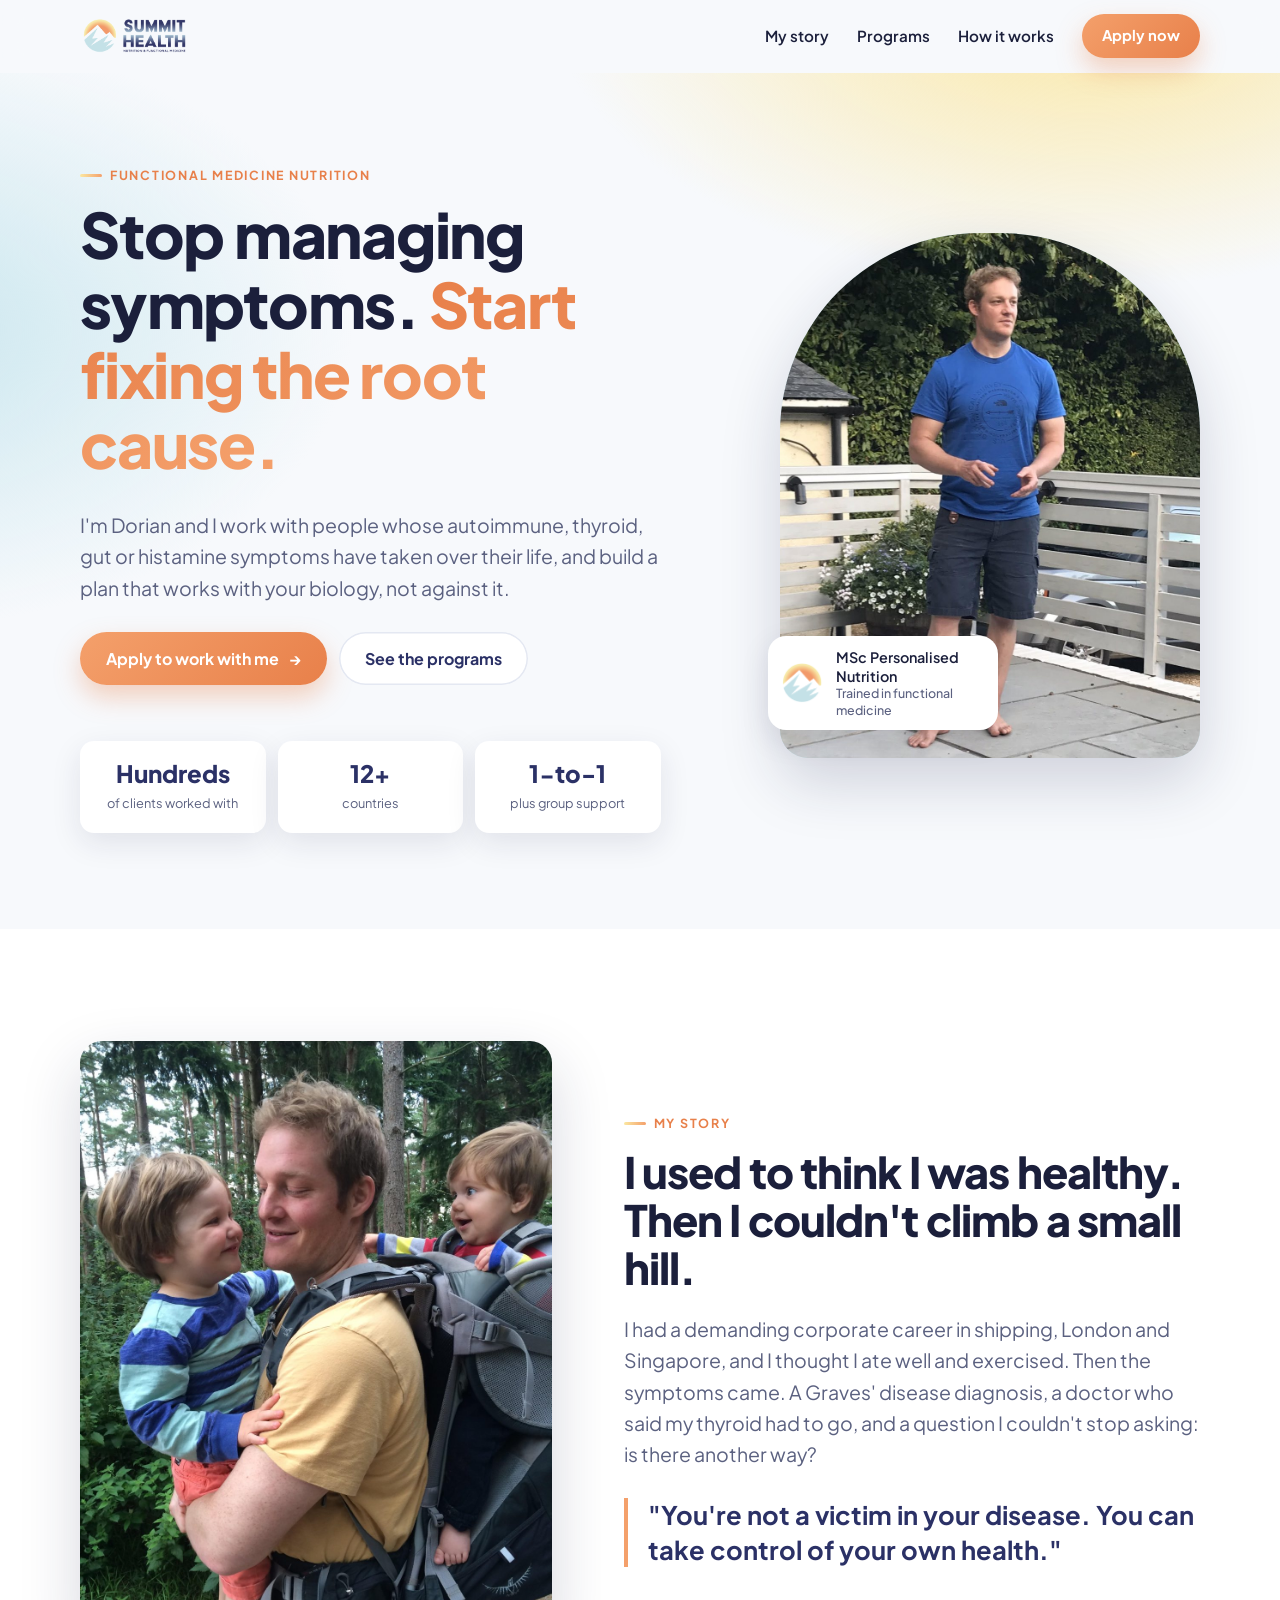
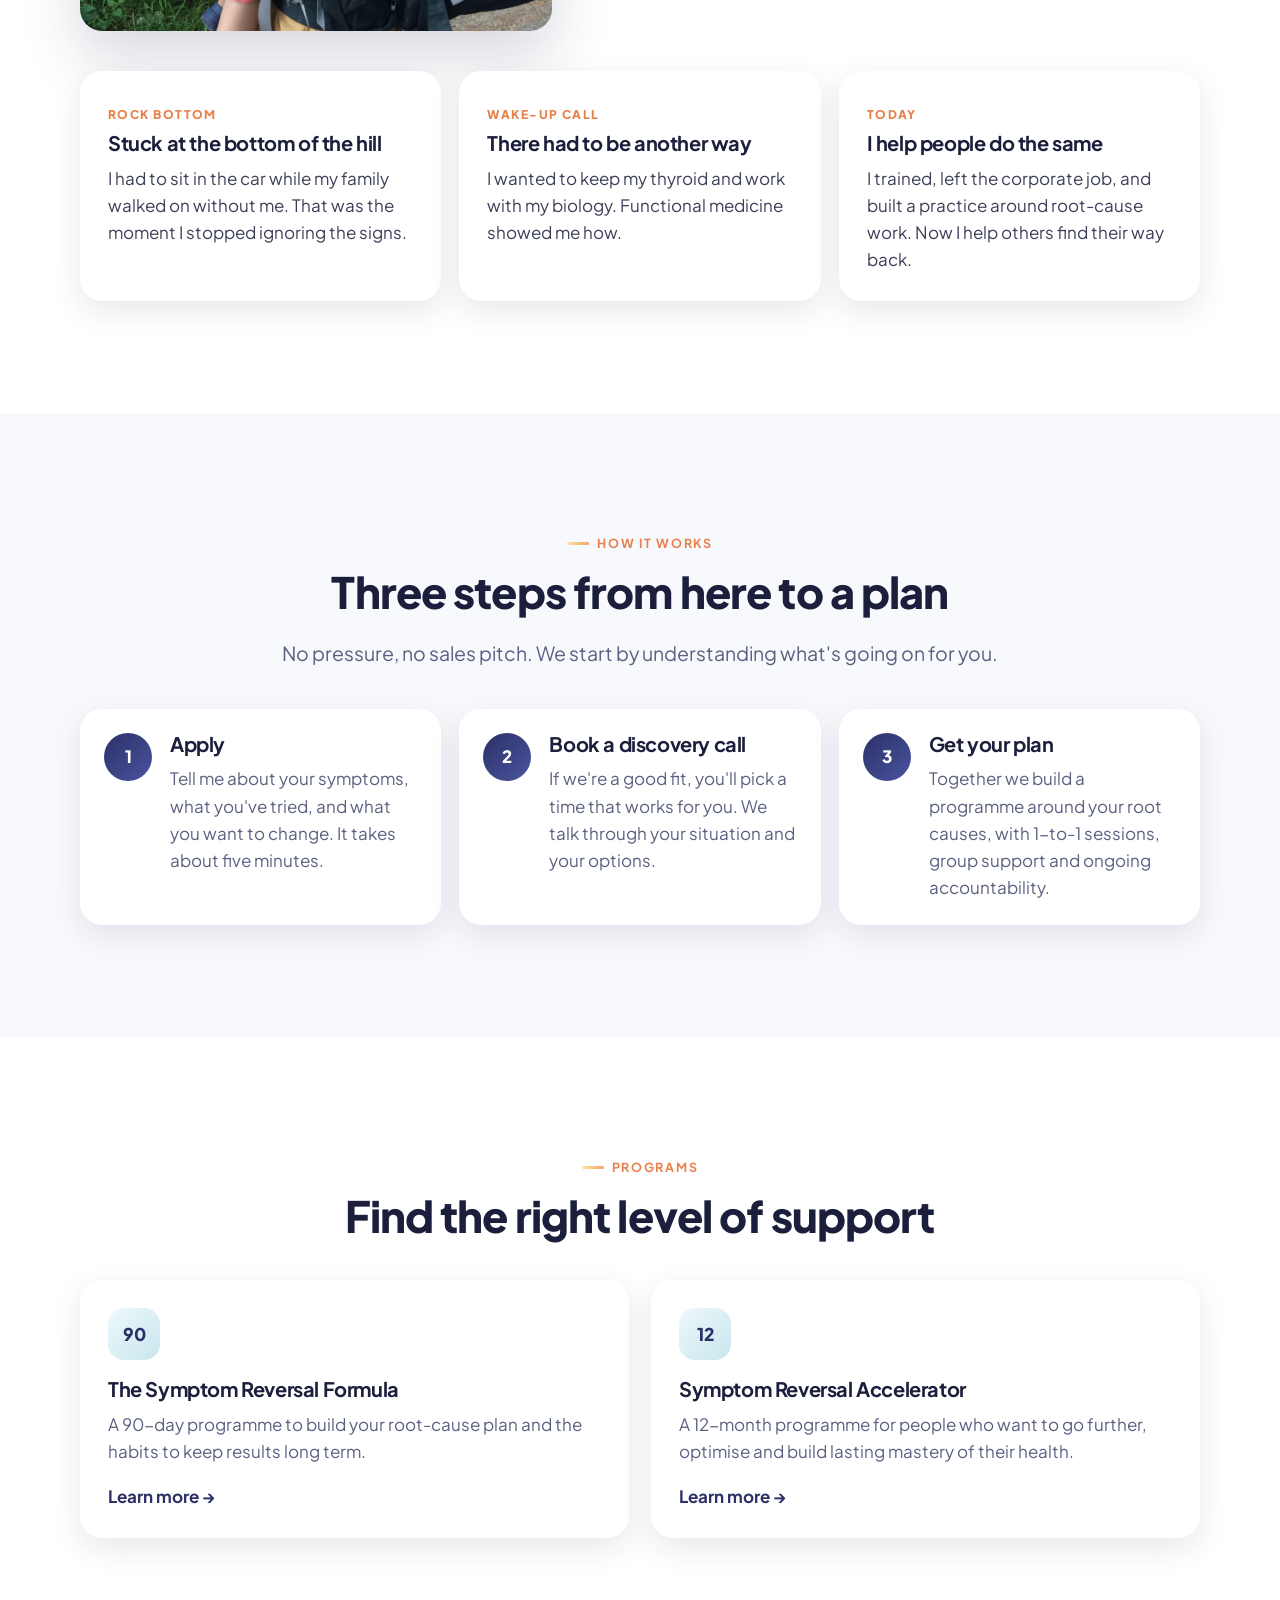
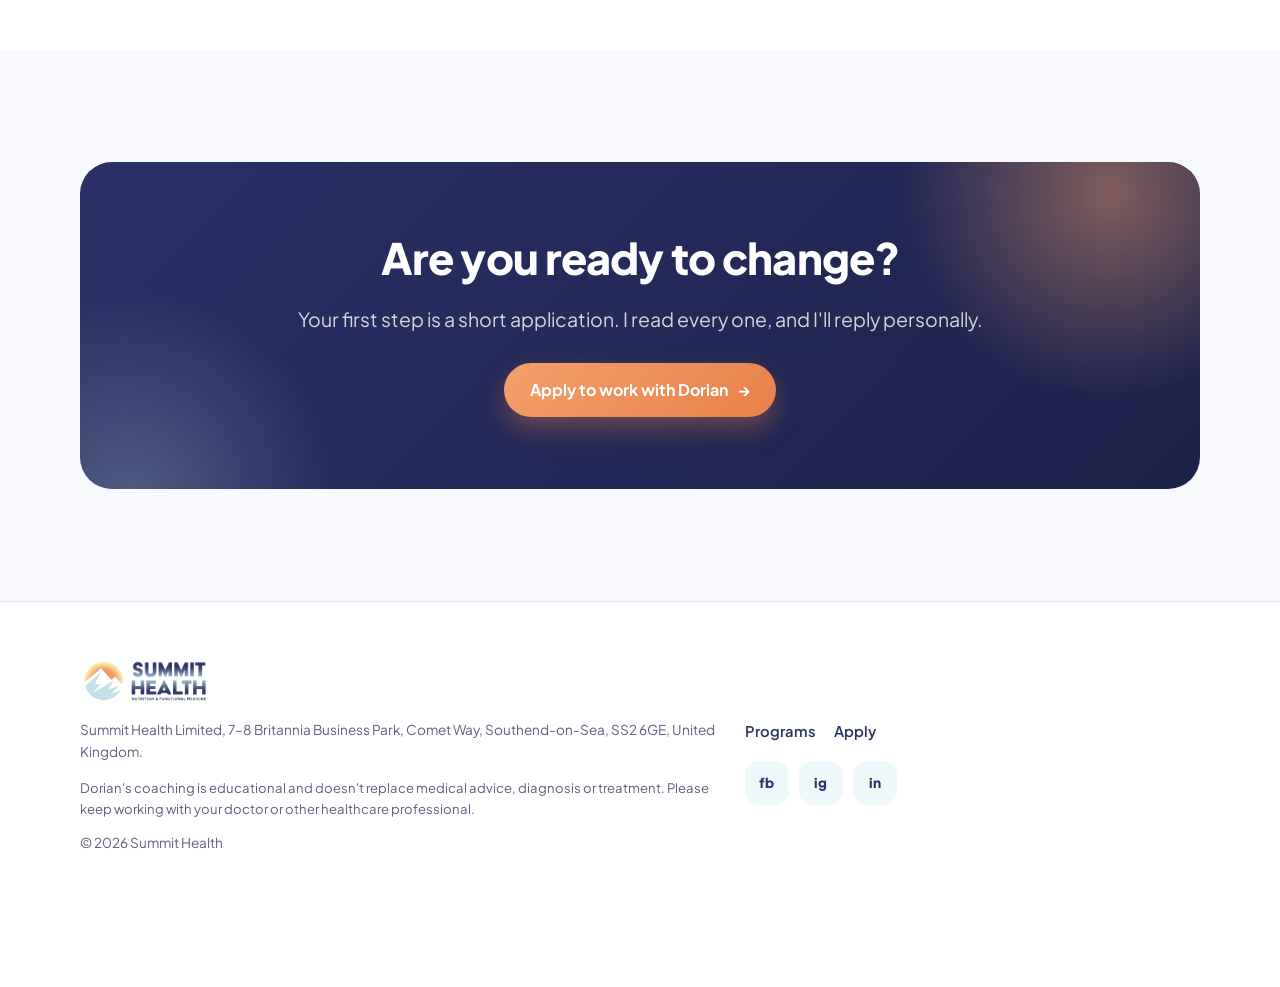
<file: index.html>
<!doctype html>
<html lang="en-GB">
<head>
  <meta charset="utf-8">
  <meta name="viewport" content="width=device-width, initial-scale=1, viewport-fit=cover">
  <title>Summit Health</title>
  <meta name="description" content="Work with Dorian Soanes on the root causes of autoimmune, thyroid, gut and histamine symptoms. Apply for a personal discovery call.">
  <meta name="color-scheme" content="light">
  <meta name="theme-color" content="#2b3166">
  <meta property="og:title" content="Summit Health · Dorian Soanes">
  <meta property="og:description" content="Functional medicine nutrition that works with your biology.">
  <meta property="og:type" content="website">
  <meta property="og:url" content="https://summit-health.co.uk/">
  <meta property="og:image" content="https://summit-health.co.uk/assets/dorian-hero.jpg">
  <link rel="icon" href="assets/favicon-512.png" type="image/png" sizes="512x512">
  <link rel="apple-touch-icon" href="assets/favicon-512.png">
  <link rel="preconnect" href="https://fonts.googleapis.com">
  <link rel="preconnect" href="https://fonts.gstatic.com" crossorigin>
  <link href="https://fonts.googleapis.com/css2?family=Plus+Jakarta+Sans:wght@400;500;600;700;800&display=swap" rel="stylesheet">
  <link rel="stylesheet" href="styles.css">
  <script type="application/ld+json">
  {
    "@context": "https://schema.org",
    "@type": "Organization",
    "name": "Summit Health",
    "url": "https://summit-health.co.uk/",
    "logo": "https://summit-health.co.uk/assets/favicon-512.png"
  }
  </script>
</head>
<body>

<header class="site-header">
  <nav class="wrap nav" aria-label="Main">
    <a class="brand" href="index.html" aria-label="Summit Health home"><img src="assets/logo-horizontal.png" alt="Summit Health, Nutrition and Functional Medicine" width="140" height="51"></a>
    <button class="menu-toggle" aria-label="Open menu" aria-expanded="false" aria-controls="site-nav"><span></span></button>
    <div class="nav-links" id="site-nav">
      <a href="#story">My story</a>
      <a href="programs.html">Programs</a>
      <a href="#how">How it works</a>
      <a class="btn btn-primary" href="application.html">Apply now</a>
    </div>
  </nav>
</header>

<main>

  <!-- Hero -->
  <section class="hero">
    <div class="wrap hero-grid">
      <div>
        <p class="eyebrow reveal">Functional medicine nutrition</p>
        <h1 class="reveal" style="--d:80ms">Stop managing symptoms. <span>Start fixing the root cause.</span></h1>
        <p class="lead reveal" style="--d:160ms">I'm Dorian and I work with people whose autoimmune, thyroid, gut or histamine symptoms have taken over their life, and build a plan that works with your biology, not against it.</p>
        <div class="btn-row reveal" style="--d:240ms">
          <a class="btn btn-primary" href="application.html">Apply to work with me <span class="arrow" aria-hidden="true">→</span></a>
          <a class="btn btn-ghost" href="programs.html">See the programs</a>
        </div>
        <div class="stats reveal" style="--d:320ms">
          <div class="stat"><strong>Hundreds</strong><span>of clients worked with</span></div>
          <div class="stat"><strong>12+</strong><span>countries</span></div>
          <div class="stat"><strong>1-to-1</strong><span>plus group support</span></div>
        </div>
      </div>
      <div class="hero-photo reveal" style="--d:200ms">
        <div class="frame"><img src="assets/dorian-hero.jpg" alt="Dorian Soanes standing on a terrace, talking" width="1000" height="1400"></div>
        <div class="float-card float">
          <img src="assets/icon-mountain.png" alt="" width="44" height="44">
          <div>MSc Personalised Nutrition<small>Trained in functional medicine</small></div>
        </div>
      </div>
    </div>
  </section>

  <!-- Story -->
  <section id="story" class="section-alt">
    <div class="wrap story-split">
      <div class="reveal">
        <img src="assets/family-kids.jpg" alt="Dorian carrying his two young sons on a woodland walk" loading="lazy" width="1100" height="1400">
      </div>
      <div>
        <p class="eyebrow reveal">My story</p>
        <h2 class="reveal" style="--d:80ms">I used to think I was healthy. Then I couldn't climb a small hill.</h2>
        <p class="lead reveal" style="--d:140ms">I had a demanding corporate career in shipping, London and Singapore, and I thought I ate well and exercised. Then the symptoms came. A Graves' disease diagnosis, a doctor who said my thyroid had to go, and a question I couldn't stop asking: is there another way?</p>
        <p class="quote reveal" style="--d:200ms">"You're not a victim in your disease. You can take control of your own health."</p>
      </div>
    </div>

    <div class="wrap timeline">
      <article class="card reveal"><span class="tag">Rock bottom</span><h3>Stuck at the bottom of the hill</h3><p>I had to sit in the car while my family walked on without me. That was the moment I stopped ignoring the signs.</p></article>
      <article class="card reveal" style="--d:100ms"><span class="tag">Wake-up call</span><h3>There had to be another way</h3><p>I wanted to keep my thyroid and work with my biology. Functional medicine showed me how.</p></article>
      <article class="card reveal" style="--d:200ms"><span class="tag">Today</span><h3>I help people do the same</h3><p>I trained, left the corporate job, and built a practice around root-cause work. Now I help others find their way back.</p></article>
    </div>
  </section>

  <!-- How it works -->
  <section id="how">
    <div class="wrap center">
      <p class="eyebrow reveal">How it works</p>
      <h2 class="reveal" style="--d:80ms">Three steps from here to a plan</h2>
      <p class="lead reveal" style="--d:140ms">No pressure, no sales pitch. We start by understanding what's going on for you.</p>
    </div>
    <div class="wrap steps">
      <article class="step reveal"><div><h3>Apply</h3><p>Tell me about your symptoms, what you've tried, and what you want to change. It takes about five minutes.</p></div></article>
      <article class="step reveal" style="--d:120ms"><div><h3>Book a discovery call</h3><p>If we're a good fit, you'll pick a time that works for you. We talk through your situation and your options.</p></div></article>
      <article class="step reveal" style="--d:240ms"><div><h3>Get your plan</h3><p>Together we build a programme around your root causes, with 1-to-1 sessions, group support and ongoing accountability.</p></div></article>
    </div>
  </section>

  <!-- Programs preview -->
  <section class="section-alt">
    <div class="wrap">
      <div class="center">
        <p class="eyebrow reveal">Programs</p>
        <h2 class="reveal" style="--d:80ms">Find the right level of support</h2>
      </div>
      <div class="grid-2" style="margin-top:40px">
        <a class="card reveal" href="programs.html#formula" style="text-decoration:none">
          <div class="icon">90</div>
          <h3>The Symptom Reversal Formula</h3>
          <p>A 90-day programme to build your root-cause plan and the habits to keep results long term.</p>
          <p class="card-link" style="margin-top:18px;font-weight:700;color:var(--navy)">Learn more <span class="arrow" aria-hidden="true">→</span></p>
        </a>
        <a class="card reveal" href="programs.html#accelerator" style="text-decoration:none;--d:120ms">
          <div class="icon">12</div>
          <h3>Symptom Reversal Accelerator</h3>
          <p>A 12-month programme for people who want to go further, optimise and build lasting mastery of their health.</p>
          <p class="card-link" style="margin-top:18px;font-weight:700;color:var(--navy)">Learn more <span class="arrow" aria-hidden="true">→</span></p>
        </a>
      </div>
    </div>
  </section>

  <!-- Final CTA -->
  <section>
    <div class="wrap">
      <div class="cta-band reveal">
        <h2>Are you ready to change?</h2>
        <p class="lead">Your first step is a short application. I read every one, and I'll reply personally.</p>
        <div class="btn-row" style="justify-content:center">
          <a class="btn btn-primary" href="application.html">Apply to work with Dorian <span class="arrow" aria-hidden="true">→</span></a>
        </div>
      </div>
    </div>
  </section>

</main>

<footer class="site-footer">
  <div class="wrap footer-grid">
    <div>
      <img src="assets/logo-horizontal.png" alt="Summit Health" width="130" height="48" style="margin-bottom:14px">
      <p class="small">Summit Health Limited, 7–8 Britannia Business Park, Comet Way, Southend-on-Sea, SS2 6GE, United Kingdom.</p>
      <p class="disclaimer">Dorian's coaching is educational and doesn't replace medical advice, diagnosis or treatment. Please keep working with your doctor or other healthcare professional.</p>
      <p class="small">© 2026 Summit Health</p>
    </div>
    <div>
      <div class="footer-links" style="margin-bottom:18px">
        <a href="programs.html">Programs</a>
        <a href="application.html">Apply</a>      </div>
      <div class="socials" aria-label="Social media">
        <a href="https://www.facebook.com/groups/704526503907131" target="_blank" rel="noopener" aria-label="Facebook group">fb</a>
        <a href="https://www.instagram.com/summit__health/" target="_blank" rel="noopener" aria-label="Instagram">ig</a>
        <a href="https://www.linkedin.com/in/dorian-soanes-6155b0262/" target="_blank" rel="noopener" aria-label="LinkedIn">in</a>
      </div>
    </div>
  </div>
</footer>

<div class="mobile-cta">
  <a class="btn btn-primary" href="application.html">Apply now <span class="arrow" aria-hidden="true">→</span></a>
</div>

<script src="main.js" defer></script>
</body>
</html>
</file>
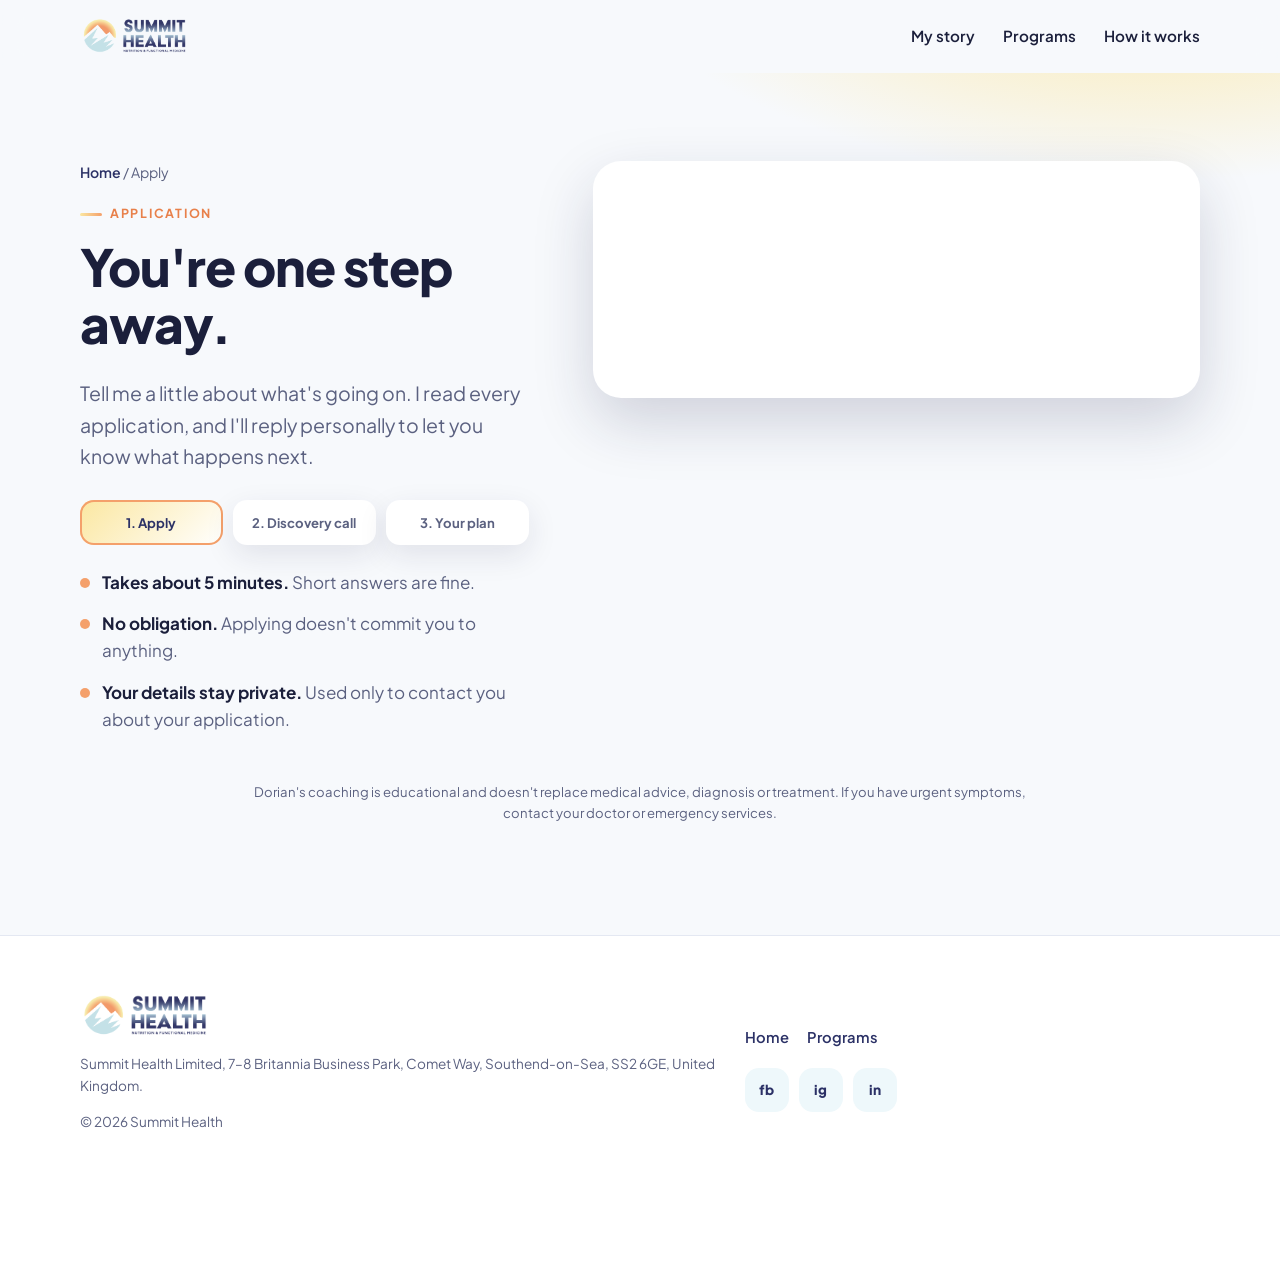
<file: application.html>
<!doctype html>
<html lang="en-GB">
<head>
  <meta charset="utf-8">
  <meta name="viewport" content="width=device-width, initial-scale=1, viewport-fit=cover">
  <title>Apply · Summit Health</title>
  <meta name="description" content="Apply to work with Dorian Soanes. A short application, then a personal discovery call.">
  <meta name="color-scheme" content="light">
  <meta name="theme-color" content="#2b3166">
  <meta name="robots" content="noindex">
  <link rel="icon" href="assets/icon-mountain.png" type="image/png">
  <link rel="preconnect" href="https://fonts.googleapis.com">
  <link rel="preconnect" href="https://fonts.gstatic.com" crossorigin>
  <link href="https://fonts.googleapis.com/css2?family=Plus+Jakarta+Sans:wght@400;500;600;700;800&display=swap" rel="stylesheet">
  <link rel="stylesheet" href="styles.css">
</head>
<body>

<header class="site-header">
  <nav class="wrap nav" aria-label="Main">
    <a class="brand" href="index.html" aria-label="Summit Health home"><img src="assets/logo-horizontal.png" alt="Summit Health, Nutrition and Functional Medicine" width="140" height="51"></a>
    <button class="menu-toggle" aria-label="Open menu" aria-expanded="false" aria-controls="site-nav"><span></span></button>
    <div class="nav-links" id="site-nav">
      <a href="index.html#story">My story</a>
      <a href="programs.html">Programs</a>
      <a href="index.html#how">How it works</a>
    </div>
  </nav>
</header>

<main>
  <section class="page-hero" style="padding-bottom:0">
    <div class="wrap split-page">
      <div>
        <p class="crumb"><a href="index.html">Home</a> / Apply</p>
        <p class="eyebrow reveal">Application</p>
        <h1 class="reveal" style="--d:80ms;font-size:clamp(2rem,5.4vw,3.2rem)">You're one step away.</h1>
        <p class="lead reveal" style="--d:140ms">Tell me a little about what's going on. I read every application, and I'll reply personally to let you know what happens next.</p>

        <ol class="flow reveal" style="--d:200ms" aria-label="Progress">
          <li class="now">1. Apply</li>
          <li>2. Discovery call</li>
          <li>3. Your plan</li>
        </ol>

        <div class="reassure reveal" style="--d:260ms">
          <div><span class="dot"></span><span><b>Takes about 5 minutes.</b> Short answers are fine.</span></div>
          <div><span class="dot"></span><span><b>No obligation.</b> Applying doesn't commit you to anything.</span></div>
          <div><span class="dot"></span><span><b>Your details stay private.</b> Used only to contact you about your application.</span></div>
        </div>
      </div>

      <div class="form-card reveal" style="--d:160ms">
        <iframe
          src="https://api.leadconnectorhq.com/widget/form/rXOMLVK3vQ2uTlh81WfF"
          style="width:100%;height:100%;border:none;border-radius:8px"
          id="inline-rXOMLVK3vQ2uTlh81WfF"
          data-layout="{'id':'INLINE'}"
          data-trigger-type="alwaysShow"
          data-trigger-value=""
          data-activation-type="alwaysActivated"
          data-activation-value=""
          data-deactivation-type="neverDeactivate"
          data-deactivation-value=""
          data-form-name="Form 16"
          data-height="1197"
          data-layout-iframe-id="inline-rXOMLVK3vQ2uTlh81WfF"
          data-form-id="rXOMLVK3vQ2uTlh81WfF"
          data-cookie-consent="true"
          data-cookie-consent-provider="auto"
          title="Summit Health application form"
        ></iframe>
        <script src="https://link.msgsndr.com/js/form_embed.js"></script>
      </div>
    </div>
  </section>

  <section style="padding-top:48px">
    <div class="wrap center">
      <p class="disclaimer" style="margin:0 auto">Dorian's coaching is educational and doesn't replace medical advice, diagnosis or treatment. If you have urgent symptoms, contact your doctor or emergency services.</p>
    </div>
  </section>
</main>

<footer class="site-footer">
  <div class="wrap footer-grid">
    <div>
      <img src="assets/logo-horizontal.png" alt="Summit Health" width="130" height="48" style="margin-bottom:14px">
      <p class="small">Summit Health Limited, 7–8 Britannia Business Park, Comet Way, Southend-on-Sea, SS2 6GE, United Kingdom.</p>
      <p class="small">© 2026 Summit Health</p>
    </div>
    <div>
      <div class="footer-links" style="margin-bottom:18px">
        <a href="index.html">Home</a>
        <a href="programs.html">Programs</a>
      </div>
      <div class="socials" aria-label="Social media">
        <a href="https://www.facebook.com/groups/704526503907131" target="_blank" rel="noopener" aria-label="Facebook group">fb</a>
        <a href="https://www.instagram.com/summit__health/" target="_blank" rel="noopener" aria-label="Instagram">ig</a>
        <a href="https://www.linkedin.com/in/dorian-soanes-6155b0262/" target="_blank" rel="noopener" aria-label="LinkedIn">in</a>
      </div>
    </div>
  </div>
</footer>

<script src="main.js" defer></script>
</body>
</html>
</file>
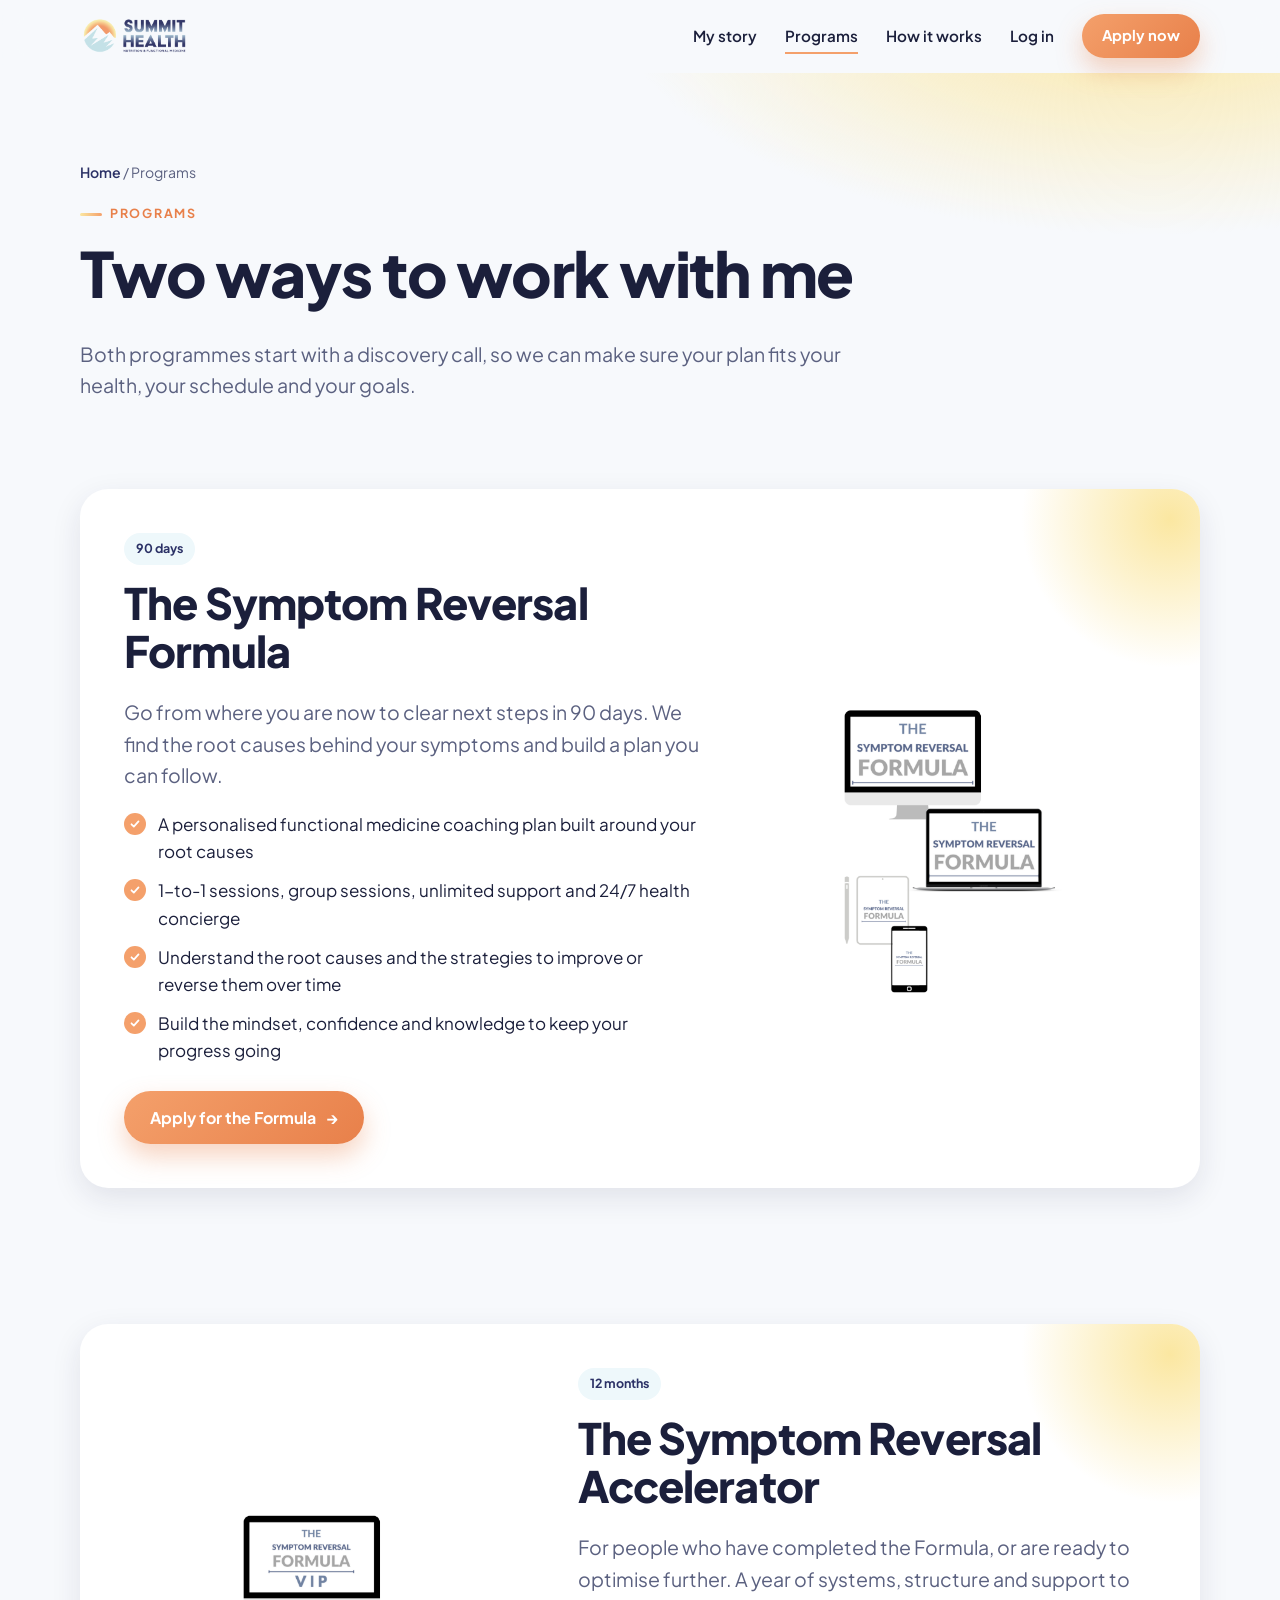
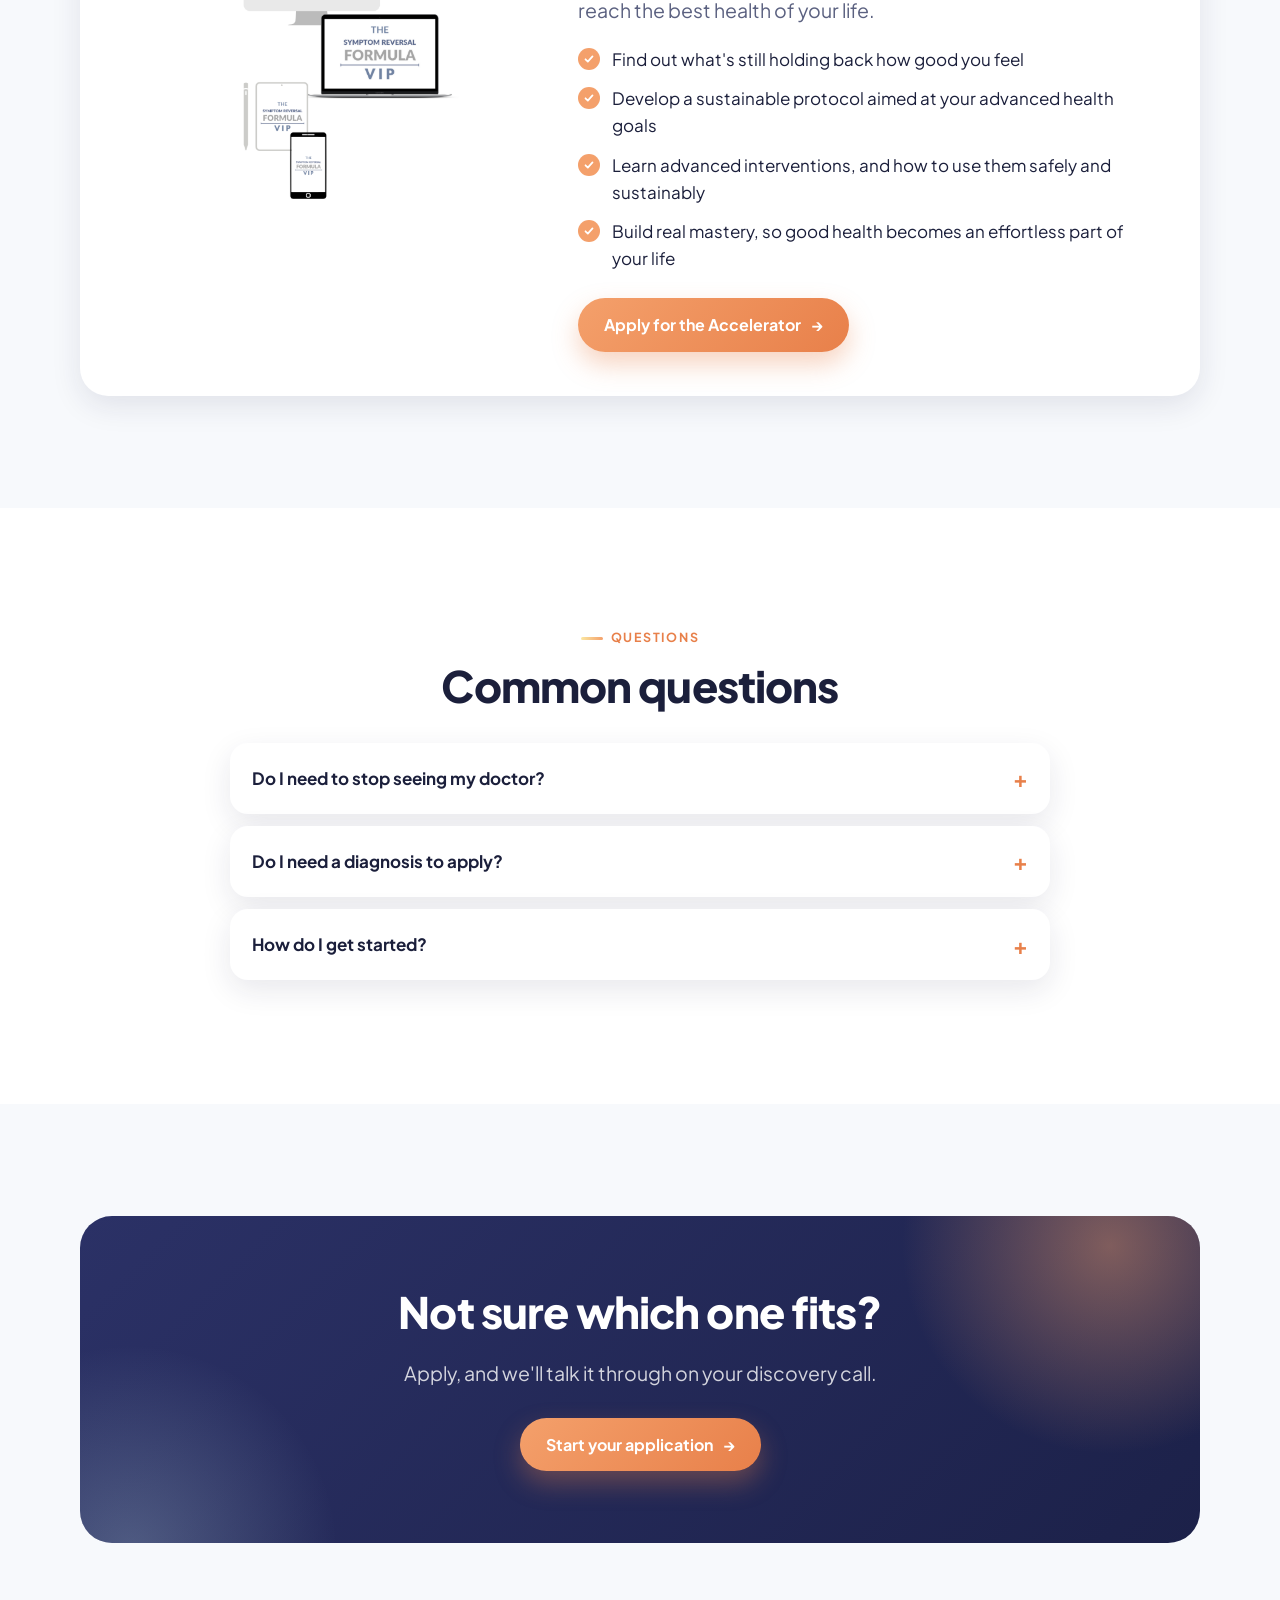
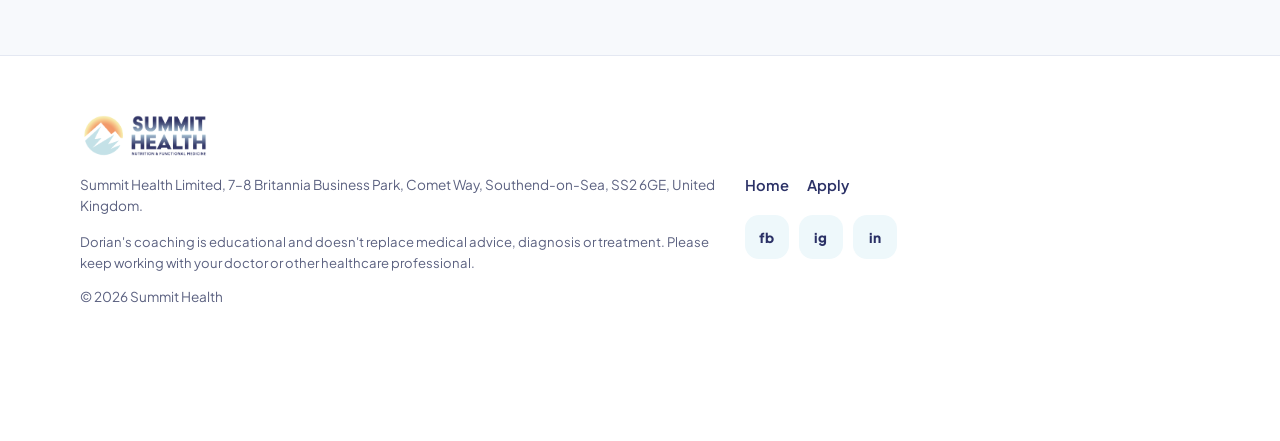
<file: programs.html>
<!doctype html>
<html lang="en-GB">
<head>
  <meta charset="utf-8">
  <meta name="viewport" content="width=device-width, initial-scale=1, viewport-fit=cover">
  <title>Programs · Summit Health</title>
  <meta name="description" content="The Symptom Reversal Formula (90 days) and the Symptom Reversal Accelerator (12 months) with Dorian Soanes.">
  <meta name="color-scheme" content="light">
  <meta name="theme-color" content="#2b3166">
  <link rel="icon" href="assets/icon-mountain.png" type="image/png">
  <link rel="preconnect" href="https://fonts.googleapis.com">
  <link rel="preconnect" href="https://fonts.gstatic.com" crossorigin>
  <link href="https://fonts.googleapis.com/css2?family=Plus+Jakarta+Sans:wght@400;500;600;700;800&display=swap" rel="stylesheet">
  <link rel="stylesheet" href="styles.css">
</head>
<body>

<header class="site-header">
  <nav class="wrap nav" aria-label="Main">
    <a class="brand" href="index.html" aria-label="Summit Health home"><img src="assets/logo-horizontal.png" alt="Summit Health, Nutrition and Functional Medicine" width="140" height="51"></a>
    <button class="menu-toggle" aria-label="Open menu" aria-expanded="false" aria-controls="site-nav"><span></span></button>
    <div class="nav-links" id="site-nav">
      <a href="index.html#story">My story</a>
      <a href="programs.html" aria-current="page">Programs</a>
      <a href="index.html#how">How it works</a>
      <a href="https://CLIENT-PORTAL-URL-HERE">Log in</a>
      <a class="btn btn-primary" href="application.html">Apply now</a>
    </div>
  </nav>
</header>

<main>

  <section class="page-hero">
    <div class="wrap">
      <p class="crumb"><a href="index.html">Home</a> / Programs</p>
      <p class="eyebrow reveal">Programs</p>
      <h1 class="reveal" style="--d:80ms">Two ways to work with me</h1>
      <p class="lead reveal" style="--d:160ms">Both programmes start with a discovery call, so we can make sure your plan fits your health, your schedule and your goals.</p>
    </div>
  </section>

  <!-- Formula -->
  <section style="padding-top:24px">
    <div class="wrap">
      <article class="program reveal" id="formula">
        <div>
          <span class="badge">90 days</span>
          <h2>The Symptom Reversal Formula</h2>
          <p class="lead">Go from where you are now to clear next steps in 90 days. We find the root causes behind your symptoms and build a plan you can follow.</p>
          <ul class="checklist">
            <li>A personalised functional medicine coaching plan built around your root causes</li>
            <li>1-to-1 sessions, group sessions, unlimited support and 24/7 health concierge</li>
            <li>Understand the root causes and the strategies to improve or reverse them over time</li>
            <li>Build the mindset, confidence and knowledge to keep your progress going</li>
          </ul>
          <a class="btn btn-primary" href="application.html">Apply for the Formula <span class="arrow" aria-hidden="true">→</span></a>
        </div>
        <img class="mock float" src="assets/mockup-formula.png" alt="The Symptom Reversal Formula shown on a monitor, laptop, tablet and phone" width="594" height="653" loading="lazy">
      </article>
    </div>
  </section>

  <!-- Accelerator -->
  <section style="padding-top:24px">
    <div class="wrap">
      <article class="program flip reveal" id="accelerator">
        <div>
          <span class="badge">12 months</span>
          <h2>The Symptom Reversal Accelerator</h2>
          <p class="lead">For people who have completed the Formula, or are ready to optimise further. A year of systems, structure and support to reach the best health of your life.</p>
          <ul class="checklist">
            <li>Find out what's still holding back how good you feel</li>
            <li>Develop a sustainable protocol aimed at your advanced health goals</li>
            <li>Learn advanced interventions, and how to use them safely and sustainably</li>
            <li>Build real mastery, so good health becomes an effortless part of your life</li>
          </ul>
          <a class="btn btn-primary" href="application.html">Apply for the Accelerator <span class="arrow" aria-hidden="true">→</span></a>
        </div>
        <img class="mock float" src="assets/mockup-vip.png" alt="The Symptom Reversal Formula VIP shown on a monitor, laptop, tablet and phone" width="594" height="596" loading="lazy">
      </article>
    </div>
  </section>

  <!-- FAQ -->
  <section class="section-alt">
    <div class="wrap" style="max-width:820px">
      <div class="center" style="margin-bottom:32px">
        <p class="eyebrow reveal">Questions</p>
        <h2 class="reveal" style="--d:80ms">Common questions</h2>
      </div>
      <details class="reveal">
        <summary>Do I need to stop seeing my doctor?</summary>
        <p>No. Keep your medical care in place. Your doctor manages diagnosis and any medication, and we work on nutrition and lifestyle alongside that. Never change or stop medication without speaking to your prescriber.</p>
      </details>
      <details class="reveal">
        <summary>Do I need a diagnosis to apply?</summary>
        <p>Not necessarily. Many people who apply have symptoms that haven't been fully explained. The application helps us see whether I can support you.</p>
      </details>
      <details class="reveal">
        <summary>How do I get started?</summary>
        <p>Complete the short application. If we're a good fit, you'll book a discovery call to talk through your situation and your options.</p>
      </details>
    </div>
  </section>

  <!-- CTA -->
  <section>
    <div class="wrap">
      <div class="cta-band reveal">
        <h2>Not sure which one fits?</h2>
        <p class="lead">Apply, and we'll talk it through on your discovery call.</p>
        <div class="btn-row" style="justify-content:center">
          <a class="btn btn-primary" href="application.html">Start your application <span class="arrow" aria-hidden="true">→</span></a>
        </div>
      </div>
    </div>
  </section>

</main>

<footer class="site-footer">
  <div class="wrap footer-grid">
    <div>
      <img src="assets/logo-horizontal.png" alt="Summit Health" width="130" height="48" style="margin-bottom:14px">
      <p class="small">Summit Health Limited, 7–8 Britannia Business Park, Comet Way, Southend-on-Sea, SS2 6GE, United Kingdom.</p>
      <p class="disclaimer">Dorian's coaching is educational and doesn't replace medical advice, diagnosis or treatment. Please keep working with your doctor or other healthcare professional.</p>
      <p class="small">© 2026 Summit Health</p>
    </div>
    <div>
      <div class="footer-links" style="margin-bottom:18px">
        <a href="index.html">Home</a>
        <a href="application.html">Apply</a>      </div>
      <div class="socials" aria-label="Social media">
        <a href="https://www.facebook.com/groups/704526503907131" target="_blank" rel="noopener" aria-label="Facebook group">fb</a>
        <a href="https://www.instagram.com/summit__health/" target="_blank" rel="noopener" aria-label="Instagram">ig</a>
        <a href="https://www.linkedin.com/in/dorian-soanes-6155b0262/" target="_blank" rel="noopener" aria-label="LinkedIn">in</a>
      </div>
    </div>
  </div>
</footer>

<div class="mobile-cta">
  <a class="btn btn-primary" href="application.html">Apply now <span class="arrow" aria-hidden="true">→</span></a>
</div>

<script src="main.js" defer></script>
</body>
</html>
</file>
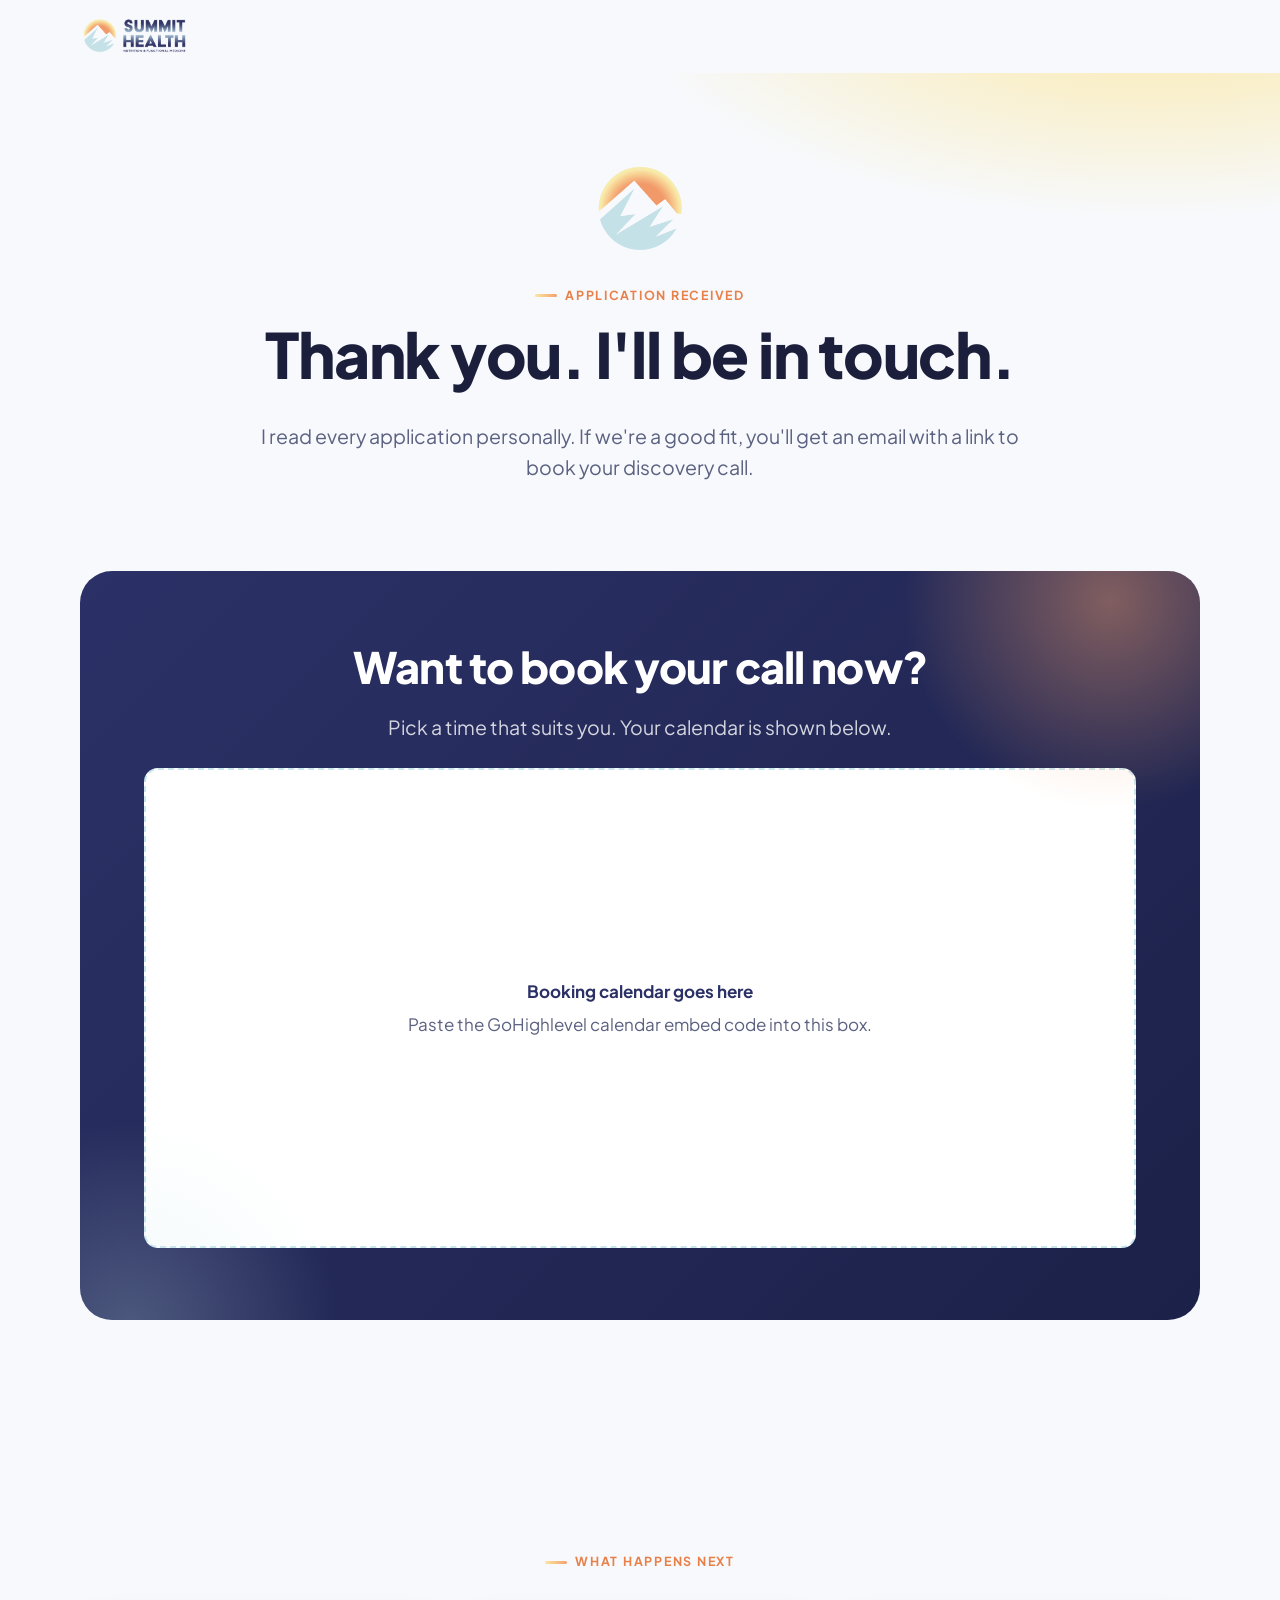
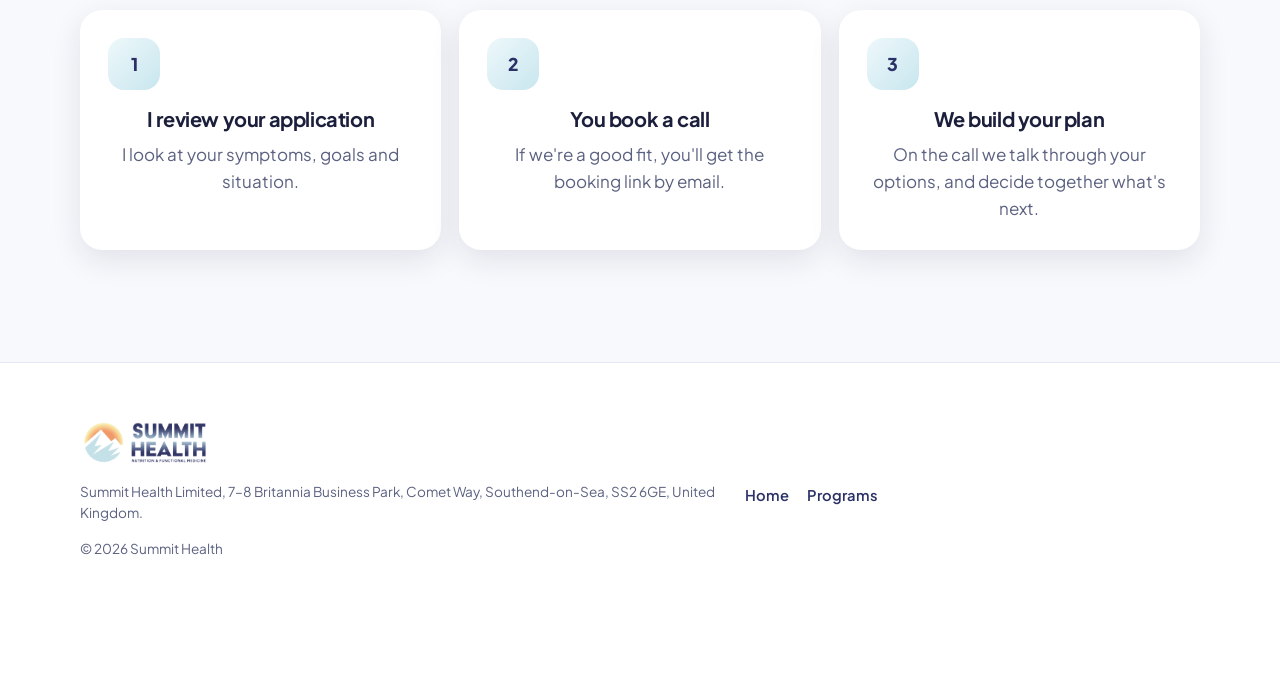
<file: thank-you.html>
<!doctype html>
<html lang="en-GB">
<head>
  <meta charset="utf-8">
  <meta name="viewport" content="width=device-width, initial-scale=1, viewport-fit=cover">
  <title>Application received · Summit Health</title>
  <meta name="color-scheme" content="light">
  <meta name="theme-color" content="#2b3166">
  <meta name="robots" content="noindex">
  <link rel="icon" href="assets/icon-mountain.png" type="image/png">
  <link rel="preconnect" href="https://fonts.googleapis.com">
  <link rel="preconnect" href="https://fonts.gstatic.com" crossorigin>
  <link href="https://fonts.googleapis.com/css2?family=Plus+Jakarta+Sans:wght@400;500;600;700;800&display=swap" rel="stylesheet">
  <link rel="stylesheet" href="styles.css">
</head>
<body>

<header class="site-header">
  <nav class="wrap nav" aria-label="Main">
    <a class="brand" href="index.html" aria-label="Summit Health home"><img src="assets/logo-horizontal.png" alt="Summit Health, Nutrition and Functional Medicine" width="140" height="51"></a>
  </nav>
</header>

<main>
  <section class="page-hero">
    <div class="wrap center">
      <img class="float" src="assets/icon-mountain.png" alt="" width="96" height="96" style="margin:0 auto 20px">
      <p class="eyebrow reveal">Application received</p>
      <h1 class="reveal" style="--d:80ms">Thank you. I'll be in touch.</h1>
      <p class="lead reveal" style="--d:160ms">I read every application personally. If we're a good fit, you'll get an email with a link to book your discovery call.</p>
    </div>
  </section>

  <section style="padding-top:24px">
    <div class="wrap">
      <div class="cta-band reveal">
        <h2>Want to book your call now?</h2>
        <p class="lead">Pick a time that suits you. Your calendar is shown below.</p>
        <!--
          PASTE YOUR GOHIGHLEVEL CALENDAR EMBED CODE HERE (Sites > Calendars > your calendar > Embed).
          Remove this comment and the placeholder once the embed is in.
        -->
        <div class="ghl-slot" style="min-height:480px;margin-top:24px;background:var(--white);color:var(--muted)">
          <div><strong>Booking calendar goes here</strong>Paste the GoHighlevel calendar embed code into this box.</div>
        </div>
      </div>
    </div>
  </section>

  <section>
    <div class="wrap center">
      <p class="eyebrow reveal">What happens next</p>
      <div class="grid-3" style="margin-top:24px">
        <article class="card reveal"><div class="icon">1</div><h3>I review your application</h3><p>I look at your symptoms, goals and situation.</p></article>
        <article class="card reveal" style="--d:100ms"><div class="icon">2</div><h3>You book a call</h3><p>If we're a good fit, you'll get the booking link by email.</p></article>
        <article class="card reveal" style="--d:200ms"><div class="icon">3</div><h3>We build your plan</h3><p>On the call we talk through your options, and decide together what's next.</p></article>
      </div>
    </div>
  </section>
</main>

<footer class="site-footer">
  <div class="wrap footer-grid">
    <div>
      <img src="assets/logo-horizontal.png" alt="Summit Health" width="130" height="48" style="margin-bottom:14px">
      <p class="small">Summit Health Limited, 7–8 Britannia Business Park, Comet Way, Southend-on-Sea, SS2 6GE, United Kingdom.</p>
      <p class="small">© 2026 Summit Health</p>
    </div>
    <div>
      <div class="footer-links"><a href="index.html">Home</a><a href="programs.html">Programs</a></div>
    </div>
  </div>
</footer>

<script src="main.js" defer></script>
</body>
</html>
</file>
<file: styles.css>
/* Summit Health — shared styles
   Brand colours taken from the logo: navy, sunrise orange, sun yellow, ice blue. */

:root {
  --navy: #2b3166;
  --navy-deep: #1c2149;
  --sun: #f4a06b;
  --sun-deep: #e8804a;
  --sun-soft: #fbe7a1;
  --ice: #c8e6ee;
  --ice-soft: #eef8fb;
  --ink: #1b1f3b;
  --muted: #5b6180;
  --line: #e4e8f2;
  --bg: #f7f9fc;
  --white: #ffffff;

  --radius: 22px;
  --radius-sm: 14px;
  --shadow: 0 10px 30px rgba(28, 33, 73, 0.10);
  --shadow-lg: 0 24px 60px rgba(28, 33, 73, 0.18);
  --max: 1120px;
  --gutter: 20px;
  --ease: cubic-bezier(0.22, 1, 0.36, 1);
}

/* Always light: stop the phone's dark mode from changing the colours */
:root { color-scheme: light; }

*, *::before, *::after { box-sizing: border-box; }

html { scroll-behavior: smooth; -webkit-text-size-adjust: 100%; }

body {
  margin: 0;
  font-family: "Plus Jakarta Sans", -apple-system, BlinkMacSystemFont, "Segoe UI", Roboto, sans-serif;
  font-size: 17px;
  line-height: 1.6;
  color: var(--ink);
  background: var(--bg);
  overflow-x: hidden;
  -webkit-font-smoothing: antialiased;
}

img { max-width: 100%; height: auto; display: block; }
a { color: inherit; }
h1, h2, h3 { line-height: 1.12; letter-spacing: -0.02em; margin: 0 0 0.5em; }
h1 { font-size: clamp(2.2rem, 6vw, 3.9rem); font-weight: 800; }
h2 { font-size: clamp(1.8rem, 4.2vw, 2.7rem); font-weight: 800; }
h3 { font-size: 1.25rem; font-weight: 700; }
p { margin: 0 0 1em; }
.lead { font-size: clamp(1.05rem, 2.2vw, 1.22rem); color: var(--muted); max-width: 56ch; }

.wrap { width: min(var(--max), 100% - var(--gutter) * 2); margin-inline: auto; }
section { padding: clamp(64px, 10vw, 112px) 0; position: relative; }
.center { text-align: center; }
.center .lead { margin-inline: auto; }

.eyebrow {
  display: inline-flex; align-items: center; gap: 8px;
  font-size: 0.78rem; font-weight: 700; letter-spacing: 0.14em; text-transform: uppercase;
  color: var(--sun-deep); margin-bottom: 14px;
}
.eyebrow::before {
  content: ""; width: 22px; height: 3px; border-radius: 3px;
  background: linear-gradient(90deg, var(--sun-soft), var(--sun));
}

/* ---------- Buttons ---------- */
.btn {
  display: inline-flex; align-items: center; justify-content: center; gap: 10px;
  min-height: 52px; padding: 14px 26px; border-radius: 999px;
  font: inherit; font-weight: 700; font-size: 1rem; text-decoration: none; border: 0; cursor: pointer;
  transition: transform 0.25s var(--ease), box-shadow 0.25s var(--ease), background 0.25s;
  -webkit-tap-highlight-color: transparent;
}
.btn-primary {
  color: #fff;
  background: linear-gradient(135deg, var(--sun) 0%, var(--sun-deep) 100%);
  box-shadow: 0 12px 26px rgba(232, 128, 74, 0.35);
}
.btn-ghost {
  color: var(--navy); background: var(--white);
  box-shadow: inset 0 0 0 1.5px var(--line);
}
.btn:hover { transform: translateY(-2px); }
.btn:active { transform: scale(0.97); }
.btn:focus-visible, a:focus-visible, button:focus-visible, input:focus-visible, select:focus-visible, textarea:focus-visible {
  outline: 3px solid var(--sun); outline-offset: 3px;
}
.btn-row { display: flex; flex-wrap: wrap; gap: 12px; margin-top: 28px; }
.arrow { transition: transform 0.3s var(--ease); }
.btn:hover .arrow, .card-link:hover .arrow { transform: translateX(4px); }

/* ---------- Header ---------- */
.site-header {
  position: sticky; top: 0; z-index: 50;
  background: color-mix(in srgb, var(--bg) 82%, transparent);
  backdrop-filter: saturate(180%) blur(14px);
  -webkit-backdrop-filter: saturate(180%) blur(14px);
  border-bottom: 1px solid transparent;
  transition: border-color 0.3s, box-shadow 0.3s;
}
.site-header.scrolled { border-color: var(--line); box-shadow: 0 6px 24px rgba(28, 33, 73, 0.06); }
.nav { display: flex; align-items: center; justify-content: space-between; height: 72px; }
.brand img { height: 40px; width: auto; }
.nav-links { display: flex; align-items: center; gap: 28px; }
.nav-links a:not(.btn) { text-decoration: none; font-weight: 600; font-size: 0.95rem; position: relative; padding: 6px 0; }
.nav-links a:not(.btn)::after {
  content: ""; position: absolute; left: 0; bottom: 0; height: 2px; width: 100%;
  background: var(--sun); transform: scaleX(0); transform-origin: left; transition: transform 0.35s var(--ease);
}
.nav-links a:not(.btn):hover::after, .nav-links a[aria-current="page"]::after { transform: scaleX(1); }
.nav-links .btn { min-height: 44px; padding: 10px 20px; font-size: 0.92rem; }

.menu-toggle {
  display: none; width: 48px; height: 48px; border: 0; border-radius: 14px; background: var(--white);
  box-shadow: inset 0 0 0 1.5px var(--line); cursor: pointer; align-items: center; justify-content: center;
}
.menu-toggle span, .menu-toggle span::before, .menu-toggle span::after {
  display: block; width: 20px; height: 2px; border-radius: 2px; background: var(--navy); position: relative; transition: transform 0.35s var(--ease), opacity 0.2s;
}
.menu-toggle span::before, .menu-toggle span::after { content: ""; position: absolute; left: 0; }
.menu-toggle span::before { top: -6px; }
.menu-toggle span::after { top: 6px; }
.menu-open .menu-toggle span { background: transparent; }
.menu-open .menu-toggle span::before { transform: translateY(6px) rotate(45deg); }
.menu-open .menu-toggle span::after { transform: translateY(-6px) rotate(-45deg); }

@media (max-width: 760px) {
  .menu-toggle { display: inline-flex; }
  .nav-links {
    position: fixed; inset: 72px 0 auto 0; flex-direction: column; align-items: stretch; gap: 6px;
    padding: 12px var(--gutter) 24px; background: var(--white); border-bottom: 1px solid var(--line);
    box-shadow: var(--shadow); transform: translateY(-12px); opacity: 0; pointer-events: none;
    transition: transform 0.4s var(--ease), opacity 0.3s;
  }
  .menu-open .nav-links { transform: none; opacity: 1; pointer-events: auto; }
  .nav-links a:not(.btn) { padding: 14px 4px; font-size: 1.05rem; border-bottom: 1px solid var(--line); }
  .nav-links a:not(.btn)::after { display: none; }
  .nav-links .btn { margin-top: 10px; }
}

/* ---------- Hero ---------- */
.hero {
  padding: clamp(40px, 7vw, 84px) 0 clamp(56px, 8vw, 96px);
  background:
    radial-gradient(900px 500px at 85% -10%, var(--sun-soft) 0%, transparent 60%),
    radial-gradient(800px 500px at -10% 30%, var(--ice) 0%, transparent 60%),
    var(--bg);
  overflow: hidden;
}
.hero-grid { display: grid; gap: 48px; align-items: center; }
.hero h1 span { background: linear-gradient(120deg, var(--sun-deep), var(--sun)); -webkit-background-clip: text; background-clip: text; color: transparent; }
.hero-photo { position: relative; justify-self: center; width: min(420px, 100%); }
.hero-photo .frame {
  border-radius: 200px 200px 28px 28px; overflow: hidden; aspect-ratio: 4 / 5;
  box-shadow: var(--shadow-lg); background: var(--ice);
}
.hero-photo img { width: 100%; height: 100%; object-fit: cover; object-position: 50% 20%; }
.float-card {
  position: absolute; left: -12px; bottom: 28px; display: flex; align-items: center; gap: 12px;
  background: var(--white); padding: 12px 16px 12px 12px; border-radius: 18px; box-shadow: var(--shadow);
  font-size: 0.9rem; font-weight: 600; max-width: 230px; line-height: 1.3;
}
.float-card img { width: 44px; height: 44px; object-fit: contain; }
.float-card small { display: block; font-weight: 500; color: var(--muted); font-size: 0.78rem; }

.stats {
  display: grid; grid-template-columns: repeat(3, 1fr); gap: 12px; margin-top: 56px;
}
.stat {
  background: var(--white); border-radius: var(--radius-sm); padding: 18px 14px; text-align: center; box-shadow: var(--shadow);
}
.stat strong { display: block; font-size: clamp(1.05rem, 3.4vw, 1.5rem); color: var(--navy); font-weight: 800; line-height: 1.2; }
.stat span { font-size: 0.8rem; color: var(--muted); }

@media (min-width: 900px) {
  .hero-grid { grid-template-columns: 1.1fr 0.9fr; gap: 64px; }
  .hero-photo { justify-self: end; }
}

/* ---------- Cards and sections ---------- */
.card {
  background: var(--white); border-radius: var(--radius); padding: 28px; box-shadow: var(--shadow);
  transition: transform 0.45s var(--ease), box-shadow 0.45s var(--ease);
  position: relative; overflow: hidden;
}
.card:hover { transform: translateY(-6px); box-shadow: var(--shadow-lg); }
.card .icon {
  width: 52px; height: 52px; border-radius: 16px; display: grid; place-items: center; margin-bottom: 18px;
  background: linear-gradient(135deg, var(--ice-soft), var(--ice)); color: var(--navy); font-weight: 800; font-size: 1.1rem;
}
.card p { color: var(--muted); margin: 0; }
.grid-3 { display: grid; gap: 18px; }
.grid-2 { display: grid; gap: 22px; }
@media (min-width: 760px) {
  .grid-3 { grid-template-columns: repeat(3, 1fr); }
  .grid-2 { grid-template-columns: repeat(2, 1fr); }
}

.section-alt { background: var(--white); }
[data-theme] .section-alt, :root .section-alt { }

/* Story timeline */
.timeline { display: grid; gap: 18px; margin-top: 40px; }
.timeline .card .tag {
  display: inline-block; font-size: 0.75rem; font-weight: 800; letter-spacing: 0.12em; text-transform: uppercase;
  color: var(--sun-deep); margin-bottom: 8px;
}
.timeline .card p { color: var(--ink); opacity: 0.85; }
.story-split { display: grid; gap: 40px; align-items: center; }
.story-split img { border-radius: var(--radius); box-shadow: var(--shadow-lg); width: 100%; aspect-ratio: 4 / 5; object-fit: cover; object-position: 50% 30%; }
.quote {
  font-size: clamp(1.25rem, 3vw, 1.6rem); font-weight: 700; color: var(--navy); line-height: 1.35;
  border-left: 4px solid var(--sun); padding-left: 20px; margin: 28px 0 0;
}
@media (min-width: 900px) {
  .story-split { grid-template-columns: 0.9fr 1.1fr; gap: 72px; }
  .timeline { grid-template-columns: repeat(3, 1fr); }
}

/* Steps */
.steps { counter-reset: step; display: grid; gap: 18px; margin-top: 40px; }
.step {
  display: flex; gap: 18px; align-items: flex-start; background: var(--white); border-radius: var(--radius);
  padding: 24px; box-shadow: var(--shadow);
}
.step::before {
  counter-increment: step; content: counter(step);
  flex: 0 0 48px; height: 48px; border-radius: 50%; display: grid; place-items: center;
  font-weight: 800; color: #fff; background: linear-gradient(135deg, var(--navy), #4a54a0);
}
.step p { color: var(--muted); margin: 4px 0 0; }
@media (min-width: 900px) { .steps { grid-template-columns: repeat(3, 1fr); } }

/* Programs (preview + full) */
.program {
  display: grid; gap: 26px; background: var(--white); border-radius: 28px; padding: clamp(24px, 4vw, 44px);
  box-shadow: var(--shadow); align-items: center; position: relative; overflow: hidden;
}
.program { scroll-margin-top: 110px; }
.program::after {
  content: ""; position: absolute; width: 300px; height: 300px; border-radius: 50%; right: -120px; top: -120px;
  background: radial-gradient(circle, var(--sun-soft), transparent 70%); pointer-events: none;
}
.program .badge {
  display: inline-block; padding: 6px 12px; border-radius: 999px; font-size: 0.78rem; font-weight: 700;
  background: var(--ice-soft); color: var(--navy); margin-bottom: 14px;
}
.program .mock { max-width: 360px; width: 100%; justify-self: center; transition: transform 0.6s var(--ease); }
.program:hover .mock { transform: translateY(-8px) rotate(-1deg); }
.checklist { list-style: none; padding: 0; margin: 20px 0 26px; display: grid; gap: 12px; }
.checklist li { display: flex; gap: 12px; align-items: flex-start; color: var(--ink); }
.checklist li::before {
  content: ""; flex: 0 0 22px; height: 22px; margin-top: 2px; border-radius: 50%;
  background: var(--sun) url("data:image/svg+xml,%3Csvg xmlns='http://www.w3.org/2000/svg' viewBox='0 0 24 24'%3E%3Cpath fill='none' stroke='white' stroke-width='3' stroke-linecap='round' stroke-linejoin='round' d='M6 12.5l4 4 8-9'/%3E%3C/svg%3E") center/14px no-repeat;
}
@media (min-width: 900px) {
  .program { grid-template-columns: 1.15fr 0.85fr; }
  .program.flip { grid-template-columns: 0.85fr 1.15fr; }
  .program.flip .mock { order: -1; }
}

/* Testimonials placeholder */
.quote-card blockquote { margin: 0 0 16px; font-size: 1.05rem; font-weight: 600; color: var(--navy); }
.quote-card cite { font-style: normal; font-size: 0.9rem; color: var(--muted); }

/* CTA band */
.cta-band {
  background: linear-gradient(135deg, var(--navy) 0%, var(--navy-deep) 100%); color: #fff; border-radius: 32px;
  padding: clamp(36px, 7vw, 72px) clamp(24px, 5vw, 64px); position: relative; overflow: hidden; text-align: center;
}
.cta-band::before, .cta-band::after {
  content: ""; position: absolute; border-radius: 50%; pointer-events: none;
  background: radial-gradient(circle, rgba(244,160,107,0.45), transparent 70%);
  width: 420px; height: 420px; top: -180px; right: -120px; animation: drift 14s ease-in-out infinite alternate;
}
.cta-band::after { background: radial-gradient(circle, rgba(200,230,238,0.25), transparent 70%); top: auto; bottom: -220px; left: -160px; right: auto; animation-duration: 18s; }
.cta-band h2 { color: #fff; position: relative; }
.cta-band .lead { color: rgba(255,255,255,0.8); margin-inline: auto; position: relative; }
.cta-band .btn { position: relative; }
.cta-band .btn-ghost { background: transparent; color: #fff; box-shadow: inset 0 0 0 1.5px rgba(255,255,255,0.4); }

/* Footer */
.site-footer { background: var(--white); border-top: 1px solid var(--line); padding: 56px 0 120px; }
.footer-grid { display: grid; gap: 28px; }
.socials { display: flex; gap: 10px; }
.socials a {
  width: 44px; height: 44px; border-radius: 14px; display: grid; place-items: center;
  background: var(--ice-soft); color: var(--navy); text-decoration: none; font-weight: 800; font-size: 0.85rem;
  transition: transform 0.3s var(--ease), background 0.3s;
}
.socials a:hover { transform: translateY(-3px); background: var(--sun-soft); }
.site-footer .small { font-size: 0.85rem; color: var(--muted); }
.disclaimer { font-size: 0.82rem; color: var(--muted); max-width: 80ch; }
.footer-links { display: flex; flex-wrap: wrap; gap: 18px; font-size: 0.92rem; }
.footer-links a { color: var(--navy); font-weight: 600; text-decoration: none; }
@media (min-width: 760px) { .footer-grid { grid-template-columns: 1.4fr 1fr; align-items: center; } }

/* Sticky mobile CTA */
.mobile-cta {
  position: fixed; left: 12px; right: 12px; bottom: calc(12px + env(safe-area-inset-bottom)); z-index: 40;
  transform: translateY(140%); transition: transform 0.5s var(--ease);
}
.mobile-cta.show { transform: none; }
.mobile-cta .btn { width: 100%; box-shadow: 0 16px 36px rgba(28,33,73,0.28); }
@media (min-width: 760px) { .mobile-cta { display: none; } }

/* ---------- Page header (inner pages) ---------- */
.page-hero { padding: clamp(48px, 8vw, 88px) 0 clamp(28px, 4vw, 44px); background: radial-gradient(900px 400px at 90% -20%, var(--sun-soft), transparent 60%), var(--bg); }
.crumb { font-size: 0.88rem; color: var(--muted); margin-bottom: 12px; }
.crumb a { color: var(--navy); font-weight: 600; text-decoration: none; }

/* ---------- FAQ ---------- */
details {
  background: var(--white); border-radius: 18px; padding: 4px 22px; box-shadow: var(--shadow); margin-bottom: 12px;
}
summary { cursor: pointer; font-weight: 700; padding: 18px 0; list-style: none; display: flex; justify-content: space-between; gap: 16px; align-items: center; }
summary::-webkit-details-marker { display: none; }
summary::after {
  content: "+"; font-size: 1.4rem; color: var(--sun-deep); transition: transform 0.35s var(--ease); line-height: 1;
}
details[open] summary::after { transform: rotate(45deg); }
details p { color: var(--muted); margin: 0 0 18px; }

/* ---------- Application and thank-you pages ---------- */
.flow { display: grid; gap: 10px; grid-template-columns: repeat(3, 1fr); margin: 28px 0 0; padding: 0; list-style: none; }
.flow li {
  font-size: 0.82rem; font-weight: 700; text-align: center; padding: 12px 8px; border-radius: 14px;
  background: var(--white); color: var(--muted); box-shadow: var(--shadow);
}
.flow li.done, .flow li.now { color: var(--navy); }
.flow li.now { background: linear-gradient(135deg, var(--sun-soft), #fff); box-shadow: inset 0 0 0 2px var(--sun); }
.form-card { background: var(--white); border-radius: 28px; padding: clamp(20px, 4vw, 40px); box-shadow: var(--shadow-lg); }
.ghl-slot {
  min-height: 420px; border-radius: var(--radius-sm); border: 2px dashed var(--ice); display: grid; place-items: center;
  text-align: center; padding: 24px; color: var(--muted); background: var(--ice-soft);
}
.ghl-slot strong { display: block; color: var(--navy); margin-bottom: 6px; }
.split-page { display: grid; gap: 36px; align-items: start; }
.reassure { display: grid; gap: 14px; margin-top: 24px; }
.reassure div { display: flex; gap: 12px; align-items: flex-start; color: var(--muted); }
.reassure b { color: var(--ink); }
.reassure .dot { flex: 0 0 10px; height: 10px; border-radius: 50%; margin-top: 9px; background: var(--sun); }
@media (min-width: 900px) { .split-page { grid-template-columns: 0.85fr 1.15fr; gap: 64px; } }

/* ---------- Scroll reveal ---------- */
.reveal { opacity: 0; transform: translateY(28px); transition: opacity 0.9s var(--ease), transform 0.9s var(--ease); transition-delay: var(--d, 0ms); }
.reveal.in { opacity: 1; transform: none; }
.float { animation: float 6s ease-in-out infinite; }

@keyframes float { 0%, 100% { transform: translateY(0); } 50% { transform: translateY(-10px); } }
@keyframes drift { from { transform: translate(0,0) scale(1); } to { transform: translate(-40px, 30px) scale(1.08); } }

@media (prefers-reduced-motion: reduce) {
  *, *::before, *::after { animation: none !important; transition-duration: 0.01ms !important; scroll-behavior: auto !important; }
  .reveal { opacity: 1; transform: none; }
}
</file>
